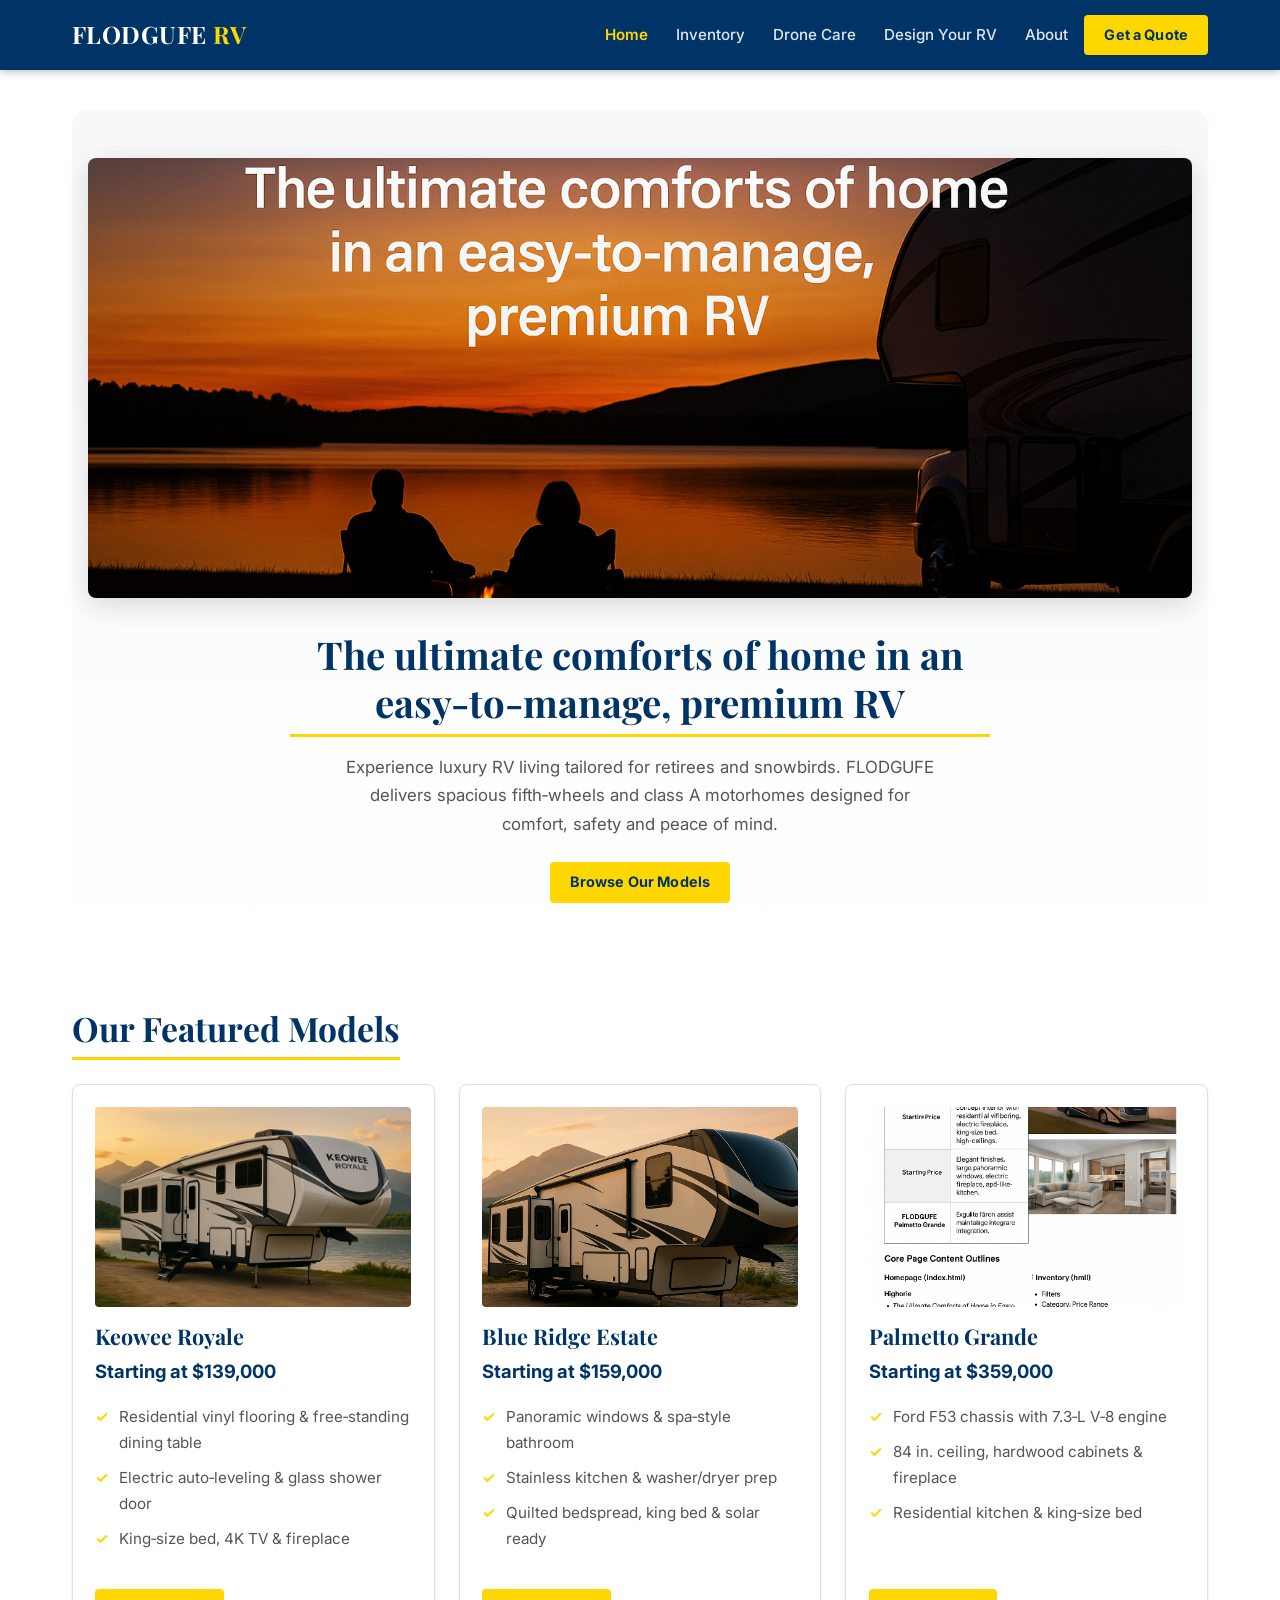
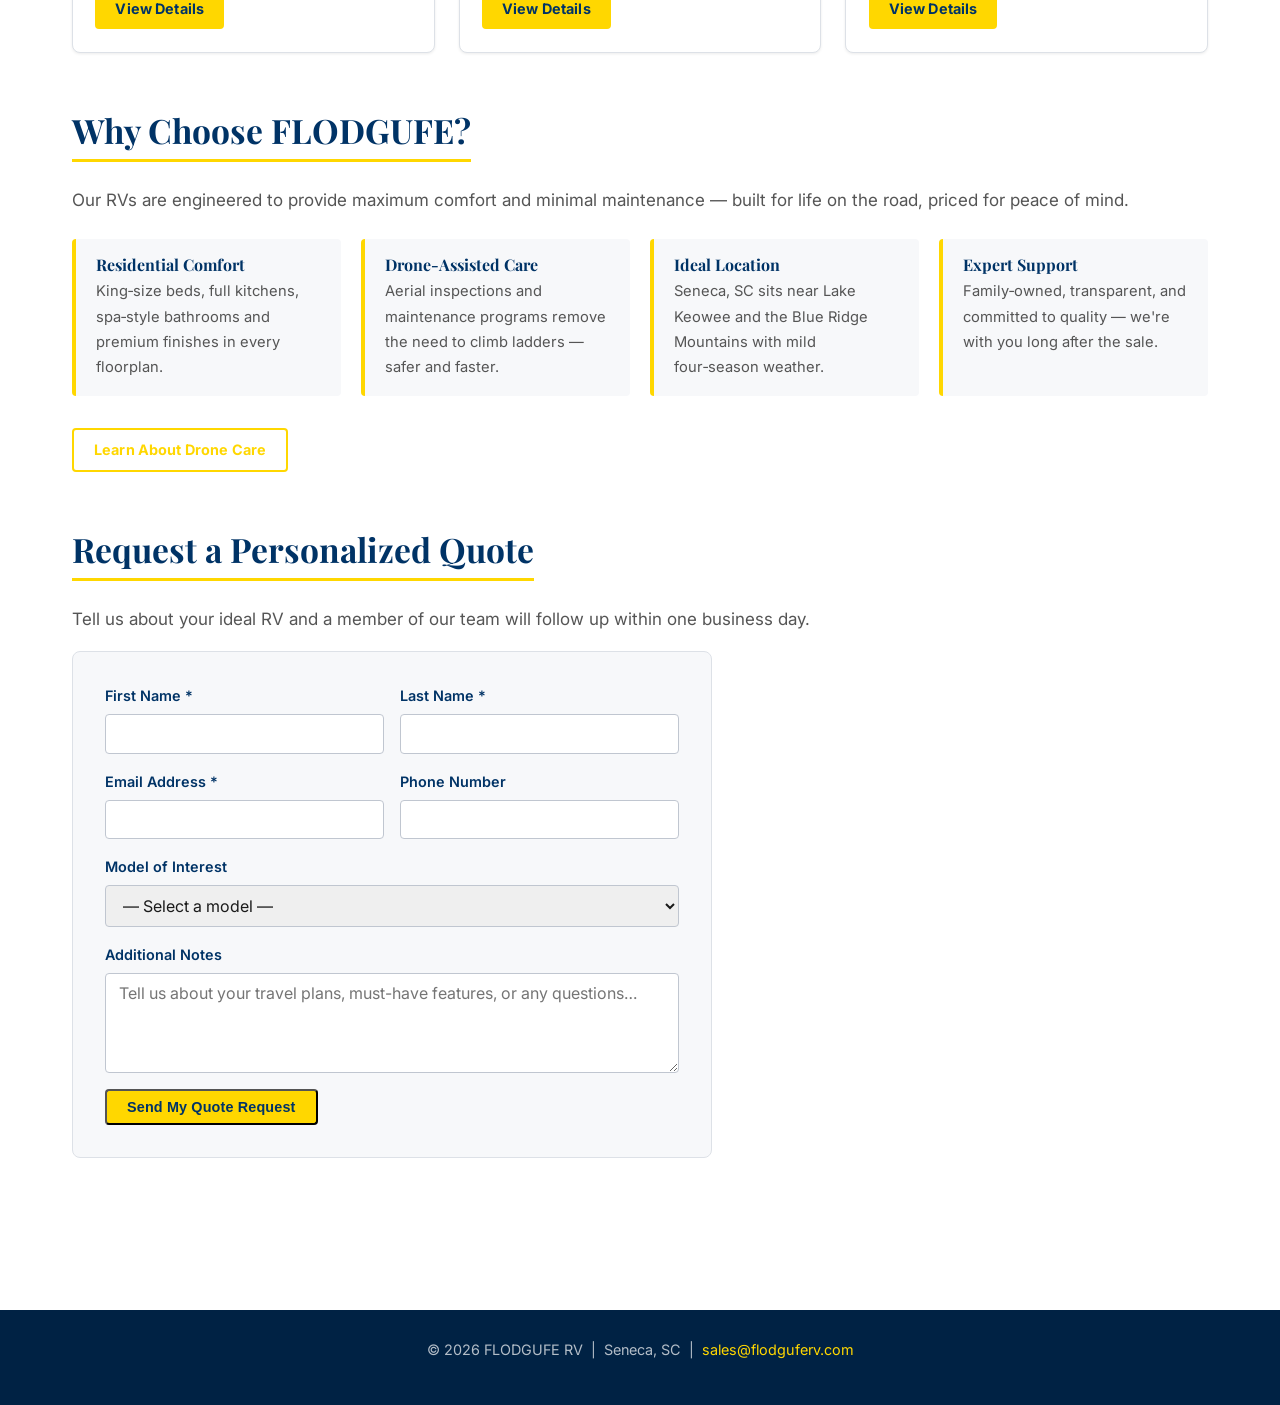
<file: index.html>
<!DOCTYPE html>
<html lang="en">
<head>
    <meta charset="UTF-8">
    <meta name="viewport" content="width=device-width, initial-scale=1.0">
    <title>FLODGUFE RV – Luxury RV Dealer in Seneca, SC</title>
    <link rel="stylesheet" href="styles.css">
</head>
<body>
    <header>
        <div class="header-inner">
            <a href="index.html" class="site-logo">FLODGUFE <span>RV</span></a>
            <nav>
                <a href="index.html" class="active">Home</a>
                <a href="inventory.html">Inventory</a>
                <a href="drone-care.html">Drone Care</a>
                <a href="design.html">Design Your RV</a>
                <a href="about.html">About</a>
                <a href="#quote" class="cta-button">Get a Quote</a>
            </nav>
        </div>
    </header>

    <main>
        <section class="hero">
            <img src="images/hero.png" alt="Sunset over Lake Keowee with an RV silhouette">
            <h2>The ultimate comforts of home in an easy‑to‑manage, premium RV</h2>
            <p>Experience luxury RV living tailored for retirees and snowbirds. FLODGUFE delivers spacious fifth‑wheels and class A motorhomes designed for comfort, safety and peace of mind.</p>
            <a href="inventory.html" class="cta-button">Browse Our Models</a>
        </section>

        <section>
            <h2>Our Featured Models</h2>
            <div class="models">
                <div class="card">
                    <img src="images/keowee_exterior.png" alt="FLODGUFE Keowee Royale exterior">
                    <h3>Keowee Royale</h3>
                    <p class="card-price">Starting at $139,000</p>
                    <ul class="features-list">
                        <li>Residential vinyl flooring &amp; free‑standing dining table</li>
                        <li>Electric auto‑leveling &amp; glass shower door</li>
                        <li>King‑size bed, 4K TV &amp; fireplace</li>
                    </ul>
                    <div class="card-footer">
                        <a href="inventory.html#keowee" class="cta-button">View Details</a>
                    </div>
                </div>
                <div class="card">
                    <img src="images/blueridge_exterior.png" alt="FLODGUFE Blue Ridge Estate exterior">
                    <h3>Blue Ridge Estate</h3>
                    <p class="card-price">Starting at $159,000</p>
                    <ul class="features-list">
                        <li>Panoramic windows &amp; spa‑style bathroom</li>
                        <li>Stainless kitchen &amp; washer/dryer prep</li>
                        <li>Quilted bedspread, king bed &amp; solar ready</li>
                    </ul>
                    <div class="card-footer">
                        <a href="inventory.html#blueridge" class="cta-button">View Details</a>
                    </div>
                </div>
                <div class="card">
                    <img src="images/palmetto_exterior.png" alt="FLODGUFE Palmetto Grande exterior">
                    <h3>Palmetto Grande</h3>
                    <p class="card-price">Starting at $359,000</p>
                    <ul class="features-list">
                        <li>Ford F53 chassis with 7.3‑L V‑8 engine</li>
                        <li>84 in. ceiling, hardwood cabinets &amp; fireplace</li>
                        <li>Residential kitchen &amp; king‑size bed</li>
                    </ul>
                    <div class="card-footer">
                        <a href="inventory.html#palmetto" class="cta-button">View Details</a>
                    </div>
                </div>
            </div>
        </section>

        <section>
            <h2>Why Choose FLODGUFE?</h2>
            <p class="text-muted">Our RVs are engineered to provide maximum comfort and minimal maintenance — built for life on the road, priced for peace of mind.</p>
            <div class="why-grid">
                <div class="why-item">
                    <h3>Residential Comfort</h3>
                    <p>King‑size beds, full kitchens, spa‑style bathrooms and premium finishes in every floorplan.</p>
                </div>
                <div class="why-item">
                    <h3>Drone‑Assisted Care</h3>
                    <p>Aerial inspections and maintenance programs remove the need to climb ladders — safer and faster.</p>
                </div>
                <div class="why-item">
                    <h3>Ideal Location</h3>
                    <p>Seneca, SC sits near Lake Keowee and the Blue Ridge Mountains with mild four‑season weather.</p>
                </div>
                <div class="why-item">
                    <h3>Expert Support</h3>
                    <p>Family‑owned, transparent, and committed to quality — we're with you long after the sale.</p>
                </div>
            </div>
            <p class="mt-2">
                <a href="drone-care.html" class="cta-button cta-outline">Learn About Drone Care</a>
            </p>
        </section>

        <section id="quote">
            <h2>Request a Personalized Quote</h2>
            <p class="text-muted">Tell us about your ideal RV and a member of our team will follow up within one business day.</p>
            <form class="quote-form" action="mailto:sales@flodguferv.com" method="post" enctype="text/plain">
                <div class="form-row">
                    <div class="form-group">
                        <label for="first-name">First Name <span aria-hidden="true">*</span></label>
                        <input type="text" id="first-name" name="first-name" required autocomplete="given-name">
                    </div>
                    <div class="form-group">
                        <label for="last-name">Last Name <span aria-hidden="true">*</span></label>
                        <input type="text" id="last-name" name="last-name" required autocomplete="family-name">
                    </div>
                </div>
                <div class="form-row">
                    <div class="form-group">
                        <label for="email">Email Address <span aria-hidden="true">*</span></label>
                        <input type="email" id="email" name="email" required autocomplete="email">
                    </div>
                    <div class="form-group">
                        <label for="phone">Phone Number</label>
                        <input type="tel" id="phone" name="phone" autocomplete="tel">
                    </div>
                </div>
                <div class="form-group">
                    <label for="model-interest">Model of Interest</label>
                    <select id="model-interest" name="model-interest">
                        <option value="">— Select a model —</option>
                        <option value="keowee">Keowee Royale (Fifth Wheel, from $139,000)</option>
                        <option value="blueridge">Blue Ridge Estate (Fifth Wheel, from $159,000)</option>
                        <option value="palmetto">Palmetto Grande (Class A, from $359,000)</option>
                        <option value="unsure">Not sure yet</option>
                    </select>
                </div>
                <div class="form-group">
                    <label for="notes">Additional Notes</label>
                    <textarea id="notes" name="notes" placeholder="Tell us about your travel plans, must-have features, or any questions…"></textarea>
                </div>
                <button type="submit" class="cta-button">Send My Quote Request</button>
            </form>
        </section>
    </main>

    <footer>
        <p>&copy; 2026 FLODGUFE RV &nbsp;|&nbsp; Seneca, SC &nbsp;|&nbsp; <a href="mailto:sales@flodguferv.com">sales@flodguferv.com</a></p>
    </footer>
</body>
</html>
</file>
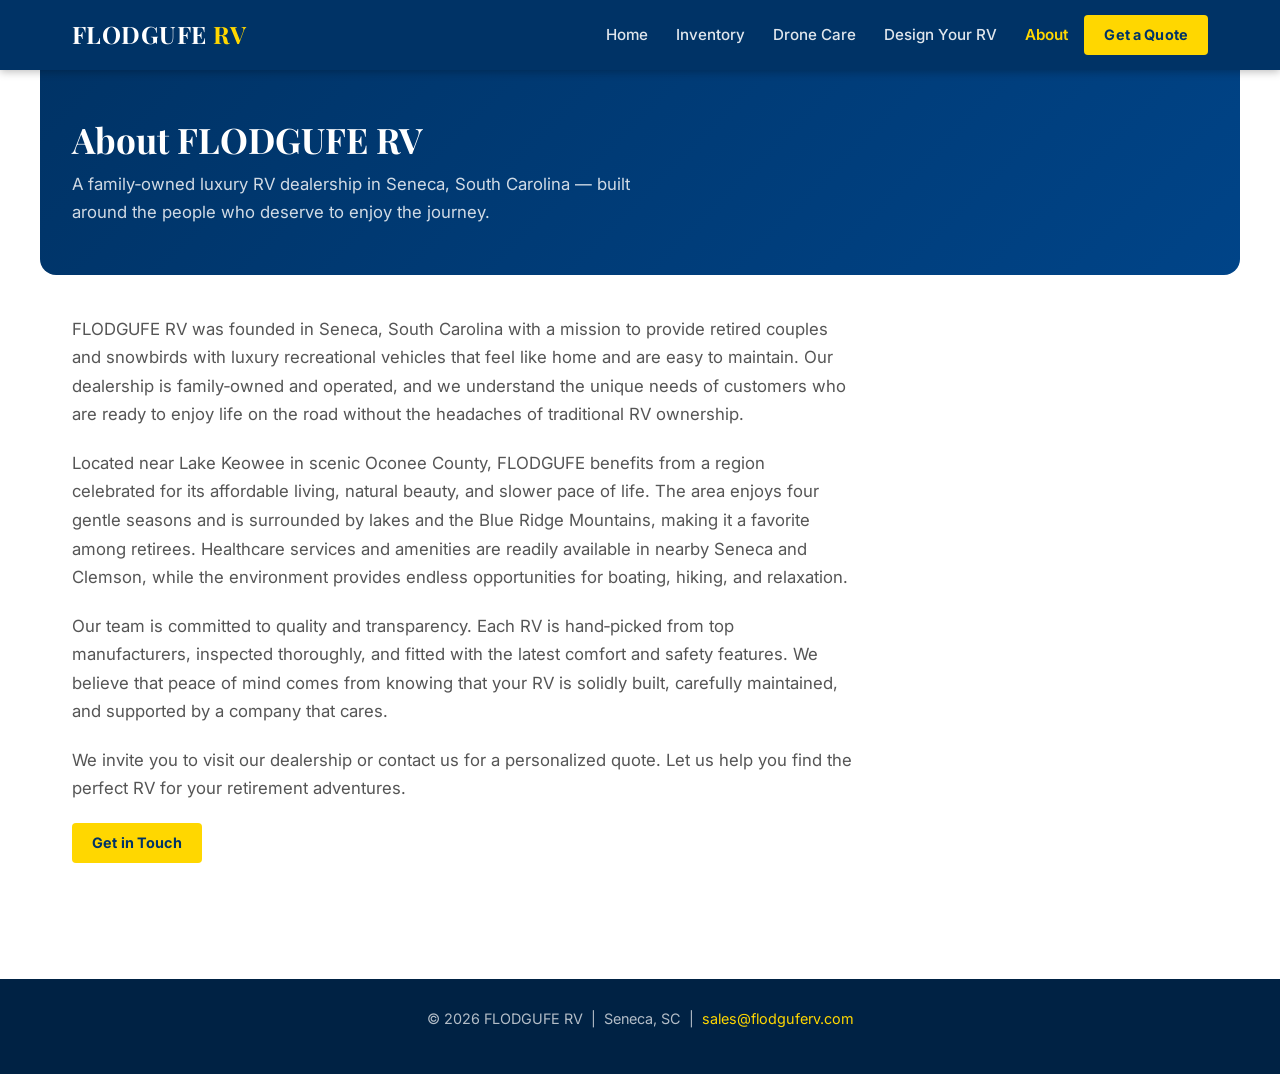
<file: about.html>
<!DOCTYPE html>
<html lang="en">
<head>
    <meta charset="UTF-8">
    <meta name="viewport" content="width=device-width, initial-scale=1.0">
    <title>About Us – FLODGUFE RV</title>
    <link rel="stylesheet" href="styles.css">
</head>
<body>
    <header>
        <div class="header-inner">
            <a href="index.html" class="site-logo">FLODGUFE <span>RV</span></a>
            <nav>
                <a href="index.html">Home</a>
                <a href="inventory.html">Inventory</a>
                <a href="drone-care.html">Drone Care</a>
                <a href="design.html">Design Your RV</a>
                <a href="about.html" class="active">About</a>
                <a href="index.html#quote" class="cta-button">Get a Quote</a>
            </nav>
        </div>
    </header>

    <main>
        <div class="page-hero">
            <h2>About FLODGUFE RV</h2>
            <p>A family‑owned luxury RV dealership in Seneca, South Carolina — built around the people who deserve to enjoy the journey.</p>
        </div>

        <div class="about-content">
            <p>FLODGUFE RV was founded in Seneca, South Carolina with a mission to provide retired couples and snowbirds with luxury recreational vehicles that feel like home and are easy to maintain. Our dealership is family‑owned and operated, and we understand the unique needs of customers who are ready to enjoy life on the road without the headaches of traditional RV ownership.</p>

            <p>Located near Lake Keowee in scenic Oconee County, FLODGUFE benefits from a region celebrated for its affordable living, natural beauty, and slower pace of life. The area enjoys four gentle seasons and is surrounded by lakes and the Blue Ridge Mountains, making it a favorite among retirees. Healthcare services and amenities are readily available in nearby Seneca and Clemson, while the environment provides endless opportunities for boating, hiking, and relaxation.</p>

            <p>Our team is committed to quality and transparency. Each RV is hand‑picked from top manufacturers, inspected thoroughly, and fitted with the latest comfort and safety features. We believe that peace of mind comes from knowing that your RV is solidly built, carefully maintained, and supported by a company that cares.</p>

            <p>We invite you to visit our dealership or contact us for a personalized quote. Let us help you find the perfect RV for your retirement adventures.</p>

            <p>
                <a href="index.html#quote" class="cta-button">Get in Touch</a>
            </p>
        </div>
    </main>

    <footer>
        <p>&copy; 2026 FLODGUFE RV &nbsp;|&nbsp; Seneca, SC &nbsp;|&nbsp; <a href="mailto:sales@flodguferv.com">sales@flodguferv.com</a></p>
    </footer>
</body>
</html>
</file>
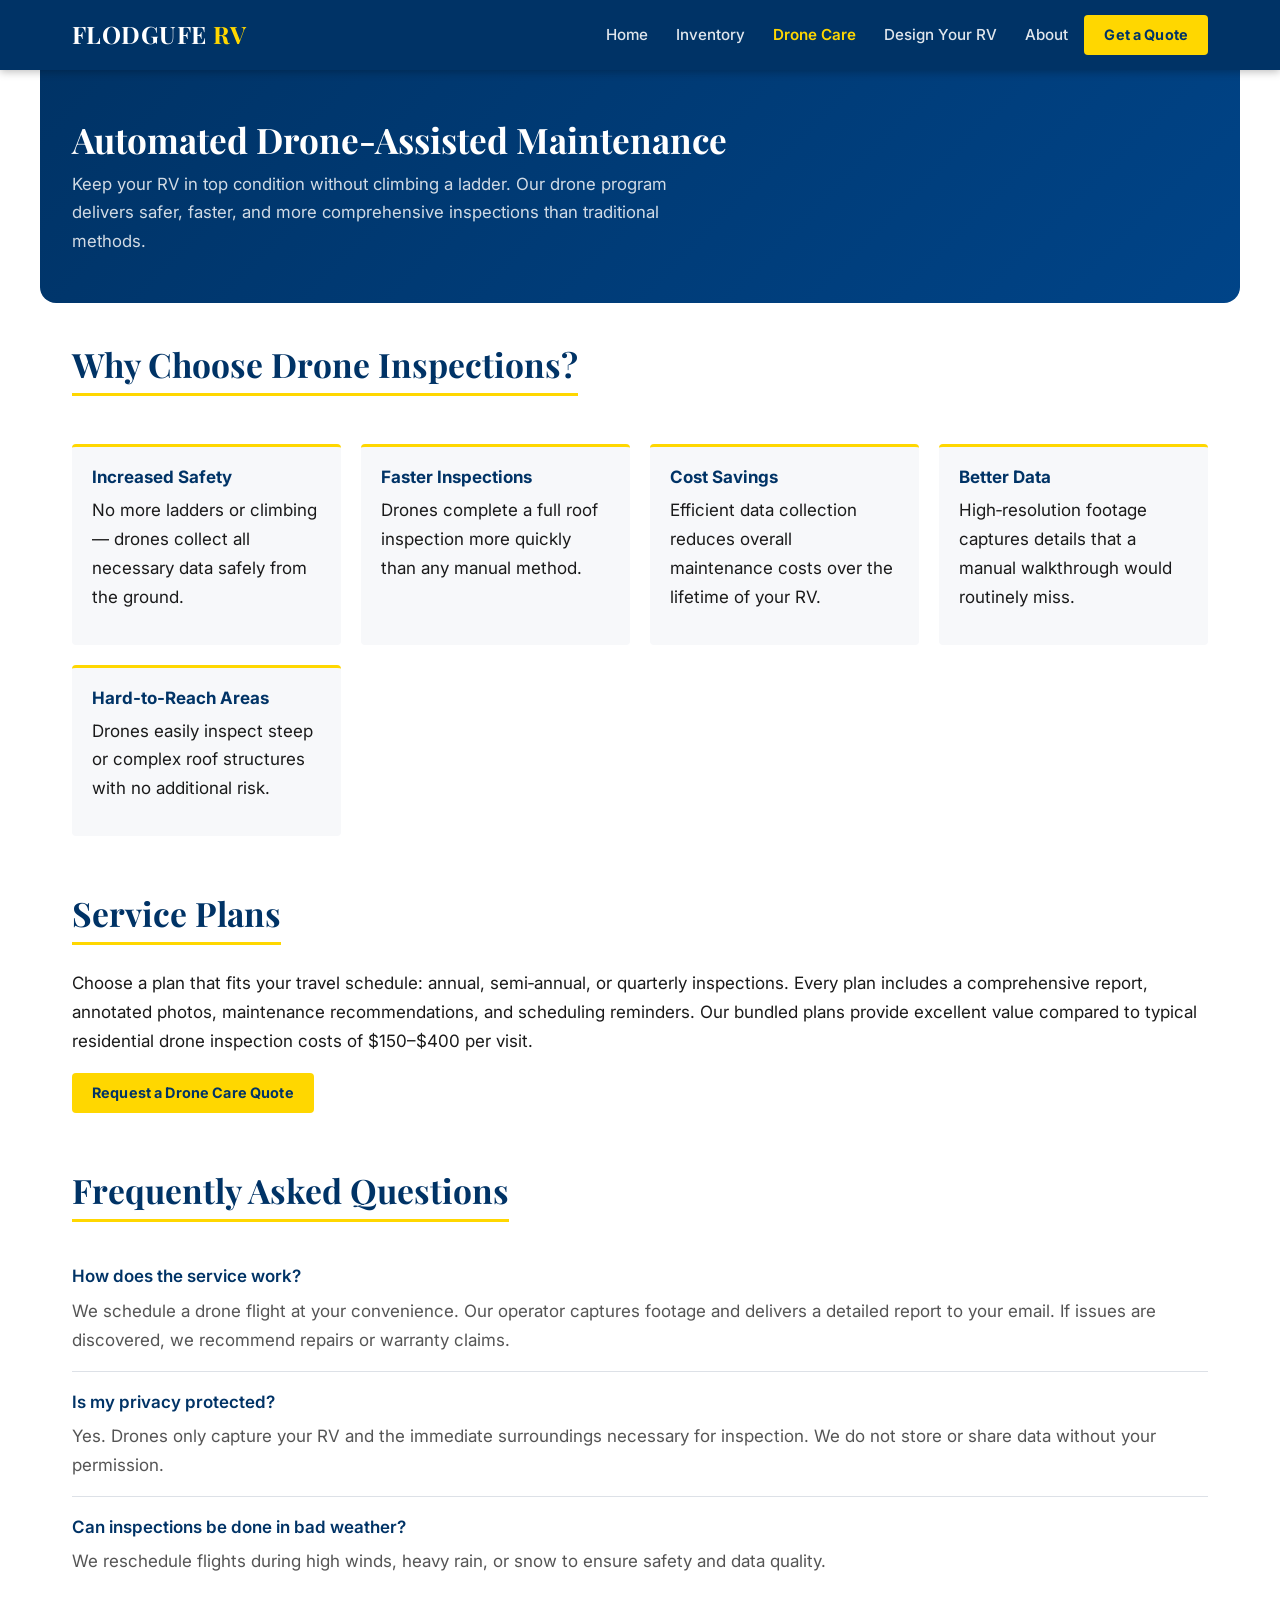
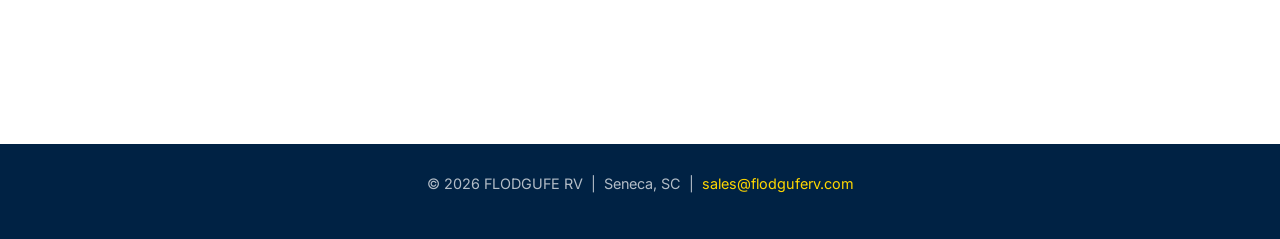
<file: drone-care.html>
<!DOCTYPE html>
<html lang="en">
<head>
    <meta charset="UTF-8">
    <meta name="viewport" content="width=device-width, initial-scale=1.0">
    <title>Drone‑Assisted Maintenance – FLODGUFE RV</title>
    <link rel="stylesheet" href="styles.css">
</head>
<body>
    <header>
        <div class="header-inner">
            <a href="index.html" class="site-logo">FLODGUFE <span>RV</span></a>
            <nav>
                <a href="index.html">Home</a>
                <a href="inventory.html">Inventory</a>
                <a href="drone-care.html" class="active">Drone Care</a>
                <a href="design.html">Design Your RV</a>
                <a href="about.html">About</a>
                <a href="index.html#quote" class="cta-button">Get a Quote</a>
            </nav>
        </div>
    </header>

    <main>
        <div class="page-hero">
            <h2>Automated Drone‑Assisted Maintenance</h2>
            <p>Keep your RV in top condition without climbing a ladder. Our drone program delivers safer, faster, and more comprehensive inspections than traditional methods.</p>
        </div>

        <section>
            <h2>Why Choose Drone Inspections?</h2>
            <div class="drone-benefits">
                <div class="drone-benefit-item">
                    <strong>Increased Safety</strong>
                    <p>No more ladders or climbing — drones collect all necessary data safely from the ground.</p>
                </div>
                <div class="drone-benefit-item">
                    <strong>Faster Inspections</strong>
                    <p>Drones complete a full roof inspection more quickly than any manual method.</p>
                </div>
                <div class="drone-benefit-item">
                    <strong>Cost Savings</strong>
                    <p>Efficient data collection reduces overall maintenance costs over the lifetime of your RV.</p>
                </div>
                <div class="drone-benefit-item">
                    <strong>Better Data</strong>
                    <p>High‑resolution footage captures details that a manual walkthrough would routinely miss.</p>
                </div>
                <div class="drone-benefit-item">
                    <strong>Hard‑to‑Reach Areas</strong>
                    <p>Drones easily inspect steep or complex roof structures with no additional risk.</p>
                </div>
            </div>
        </section>

        <section>
            <h2>Service Plans</h2>
            <p>Choose a plan that fits your travel schedule: annual, semi‑annual, or quarterly inspections. Every plan includes a comprehensive report, annotated photos, maintenance recommendations, and scheduling reminders. Our bundled plans provide excellent value compared to typical residential drone inspection costs of $150–$400 per visit.</p>
            <p class="mt-1">
                <a href="index.html#quote" class="cta-button">Request a Drone Care Quote</a>
            </p>
        </section>

        <section>
            <h2>Frequently Asked Questions</h2>
            <div class="faq-item">
                <p>How does the service work?</p>
                <p>We schedule a drone flight at your convenience. Our operator captures footage and delivers a detailed report to your email. If issues are discovered, we recommend repairs or warranty claims.</p>
            </div>
            <div class="faq-item">
                <p>Is my privacy protected?</p>
                <p>Yes. Drones only capture your RV and the immediate surroundings necessary for inspection. We do not store or share data without your permission.</p>
            </div>
            <div class="faq-item">
                <p>Can inspections be done in bad weather?</p>
                <p>We reschedule flights during high winds, heavy rain, or snow to ensure safety and data quality.</p>
            </div>
        </section>
    </main>

    <footer>
        <p>&copy; 2026 FLODGUFE RV &nbsp;|&nbsp; Seneca, SC &nbsp;|&nbsp; <a href="mailto:sales@flodguferv.com">sales@flodguferv.com</a></p>
    </footer>
</body>
</html>
</file>
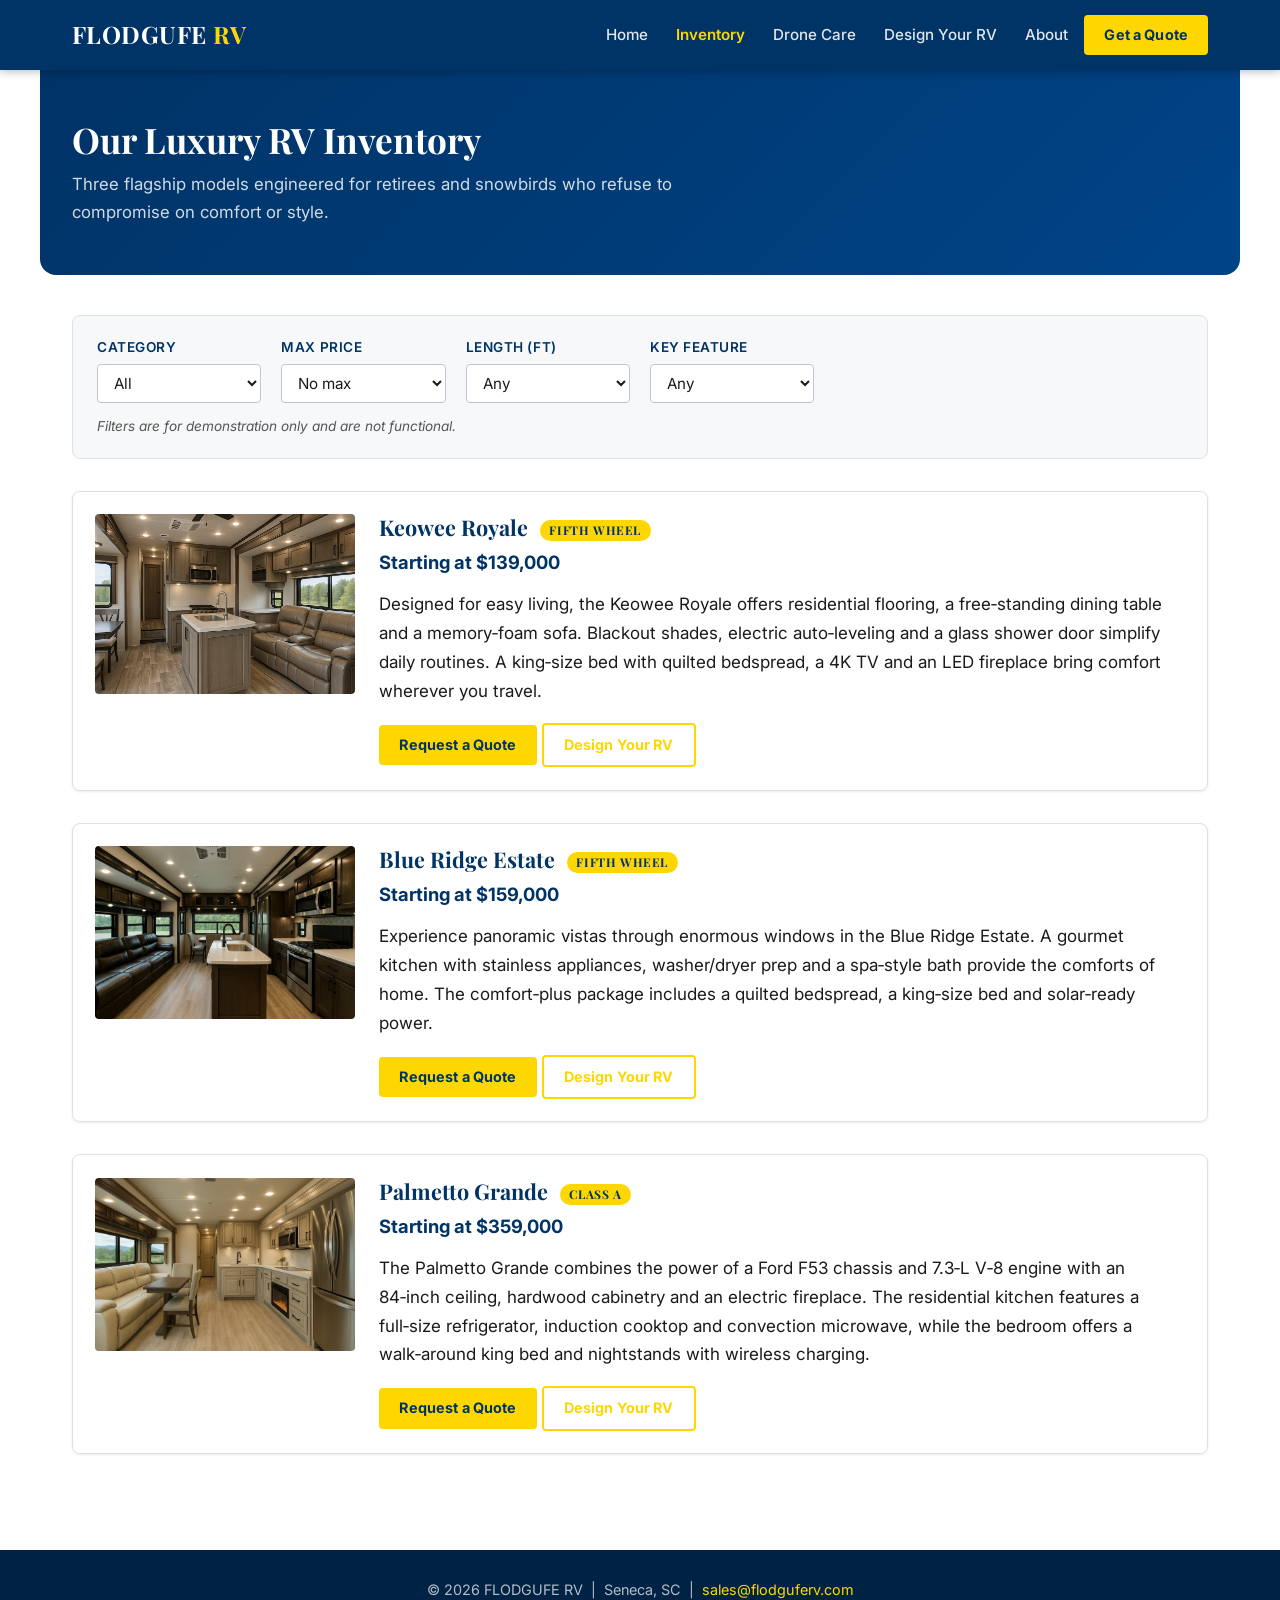
<file: inventory.html>
<!DOCTYPE html>
<html lang="en">
<head>
    <meta charset="UTF-8">
    <meta name="viewport" content="width=device-width, initial-scale=1.0">
    <title>Inventory – FLODGUFE RV</title>
    <link rel="stylesheet" href="styles.css">
</head>
<body>
    <header>
        <div class="header-inner">
            <a href="index.html" class="site-logo">FLODGUFE <span>RV</span></a>
            <nav>
                <a href="index.html">Home</a>
                <a href="inventory.html" class="active">Inventory</a>
                <a href="drone-care.html">Drone Care</a>
                <a href="design.html">Design Your RV</a>
                <a href="about.html">About</a>
                <a href="index.html#quote" class="cta-button">Get a Quote</a>
            </nav>
        </div>
    </header>

    <main>
        <div class="page-hero">
            <h2>Our Luxury RV Inventory</h2>
            <p>Three flagship models engineered for retirees and snowbirds who refuse to compromise on comfort or style.</p>
        </div>

        <div class="filters" role="search" aria-label="Filter inventory">
            <div class="filter-group">
                <label for="category">Category</label>
                <select id="category">
                    <option value="all">All</option>
                    <option value="fifth-wheel">Fifth Wheel</option>
                    <option value="class-a">Class A</option>
                </select>
            </div>
            <div class="filter-group">
                <label for="price">Max Price</label>
                <select id="price">
                    <option value="none">No max</option>
                    <option value="150000">$150,000</option>
                    <option value="200000">$200,000</option>
                    <option value="300000">$300,000</option>
                    <option value="400000">$400,000</option>
                </select>
            </div>
            <div class="filter-group">
                <label for="length">Length (ft)</label>
                <select id="length">
                    <option value="none">Any</option>
                    <option value="35">35'</option>
                    <option value="38">38'</option>
                    <option value="40">40' or more</option>
                </select>
            </div>
            <div class="filter-group">
                <label for="features">Key Feature</label>
                <select id="features">
                    <option value="any">Any</option>
                    <option value="king">King Bed</option>
                    <option value="fireplace">Fireplace</option>
                    <option value="solar">Solar Ready</option>
                </select>
            </div>
            <p class="filters-note">Filters are for demonstration only and are not functional.</p>
        </div>

        <div class="inventory-list">
            <div class="card" id="keowee">
                <img src="images/keowee_interior.png" alt="Keowee Royale interior">
                <div class="card-body">
                    <h3>Keowee Royale <span class="badge">Fifth Wheel</span></h3>
                    <p class="card-price">Starting at $139,000</p>
                    <p>Designed for easy living, the Keowee Royale offers residential flooring, a free‑standing dining table and a memory‑foam sofa. Blackout shades, electric auto‑leveling and a glass shower door simplify daily routines. A king‑size bed with quilted bedspread, a 4K TV and an LED fireplace bring comfort wherever you travel.</p>
                    <a href="index.html#quote" class="cta-button">Request a Quote</a>
                    <a href="design.html?model=keowee" class="cta-button cta-outline">Design Your RV</a>
                </div>
            </div>

            <div class="card" id="blueridge">
                <img src="images/blueridge_interior.png" alt="Blue Ridge Estate interior">
                <div class="card-body">
                    <h3>Blue Ridge Estate <span class="badge">Fifth Wheel</span></h3>
                    <p class="card-price">Starting at $159,000</p>
                    <p>Experience panoramic vistas through enormous windows in the Blue Ridge Estate. A gourmet kitchen with stainless appliances, washer/dryer prep and a spa‑style bath provide the comforts of home. The comfort‑plus package includes a quilted bedspread, a king‑size bed and solar‑ready power.</p>
                    <a href="index.html#quote" class="cta-button">Request a Quote</a>
                    <a href="design.html?model=blueridge" class="cta-button cta-outline">Design Your RV</a>
                </div>
            </div>

            <div class="card" id="palmetto">
                <img src="images/palmetto_interior.png" alt="Palmetto Grande interior">
                <div class="card-body">
                    <h3>Palmetto Grande <span class="badge">Class A</span></h3>
                    <p class="card-price">Starting at $359,000</p>
                    <p>The Palmetto Grande combines the power of a Ford F53 chassis and 7.3‑L V‑8 engine with an 84‑inch ceiling, hardwood cabinetry and an electric fireplace. The residential kitchen features a full‑size refrigerator, induction cooktop and convection microwave, while the bedroom offers a walk‑around king bed and nightstands with wireless charging.</p>
                    <a href="index.html#quote" class="cta-button">Request a Quote</a>
                    <a href="design.html?model=palmetto" class="cta-button cta-outline">Design Your RV</a>
                </div>
            </div>
        </div>
    </main>

    <footer>
        <p>&copy; 2026 FLODGUFE RV &nbsp;|&nbsp; Seneca, SC &nbsp;|&nbsp; <a href="mailto:sales@flodguferv.com">sales@flodguferv.com</a></p>
    </footer>
</body>
</html>
</file>
<file: styles.css>
/* ============================================================
   FLODGUFE RV — Main Stylesheet
   Modern refresh: CSS custom properties, Google Fonts,
   smooth transitions, responsive layout, accessible focus styles
   ============================================================ */

@import url('https://fonts.googleapis.com/css2?family=Playfair+Display:wght@600;700&family=Inter:wght@400;500;600&display=swap');

/* ── Custom Properties ── */
:root {
  --color-navy:        #003366;
  --color-navy-dark:   #002244;
  --color-navy-light:  #004488;
  --color-gold:        #FFD700;
  --color-gold-hover:  #e6c200;
  --color-text:        #1a1a1a;
  --color-text-muted:  #555;
  --color-bg:          #ffffff;
  --color-bg-light:    #f7f8fa;
  --color-bg-card:     #ffffff;
  --color-border:      #dde1e7;
  --color-border-dark: #c0c6d0;

  --font-heading: 'Playfair Display', Georgia, serif;
  --font-body:    'Inter', Arial, Helvetica, sans-serif;

  --radius-sm:  4px;
  --radius-md:  8px;
  --radius-lg:  16px;

  --shadow-sm:  0 1px 3px rgba(0,0,0,0.08);
  --shadow-md:  0 4px 12px rgba(0,0,0,0.10);
  --shadow-lg:  0 8px 28px rgba(0,0,0,0.14);

  --transition: 0.2s ease;

  --max-width: 1200px;
}

/* ── Reset & Base ── */
*, *::before, *::after {
  box-sizing: border-box;
}

html {
  scroll-behavior: smooth;
}

body {
  font-family: var(--font-body);
  font-size: 17px;
  line-height: 1.7;
  color: var(--color-text);
  background-color: var(--color-bg);
  margin: 0;
  padding: 0;
}

img {
  display: block;
  max-width: 100%;
  height: auto;
}

a {
  color: var(--color-navy);
  transition: color var(--transition);
}

a:focus-visible {
  outline: 3px solid var(--color-gold);
  outline-offset: 3px;
  border-radius: var(--radius-sm);
}

/* ── Typography ── */
h1, h2, h3, h4 {
  font-family: var(--font-heading);
  color: var(--color-navy);
  line-height: 1.25;
  margin-top: 0;
}

h1 { font-size: clamp(1.4rem, 3vw, 1.75rem); }
h2 { font-size: clamp(1.5rem, 3.5vw, 2.1rem); margin-bottom: 1rem; }
h3 { font-size: clamp(1.1rem, 2.5vw, 1.35rem); margin-bottom: 0.5rem; }

p { margin-top: 0; }

/* ── Header & Navigation ── */
header {
  background-color: var(--color-navy);
  color: #fff;
  position: sticky;
  top: 0;
  z-index: 100;
  box-shadow: 0 2px 8px rgba(0,0,0,0.25);
}

.header-inner {
  max-width: var(--max-width);
  margin: 0 auto;
  padding: 0.9rem 2rem;
  display: flex;
  align-items: center;
  justify-content: space-between;
  gap: 1rem;
}

.site-logo {
  font-family: var(--font-heading);
  font-size: 1.5rem;
  font-weight: 700;
  color: #fff;
  text-decoration: none;
  letter-spacing: 0.02em;
  white-space: nowrap;
}

.site-logo span {
  color: var(--color-gold);
}

nav {
  display: flex;
  align-items: center;
  gap: 0.25rem;
  flex-wrap: wrap;
}

nav a {
  color: rgba(255,255,255,0.88);
  text-decoration: none;
  font-weight: 500;
  font-size: 0.95rem;
  padding: 0.4rem 0.75rem;
  border-radius: var(--radius-sm);
  transition: color var(--transition), background-color var(--transition);
}

nav a:hover {
  color: #fff;
  background-color: rgba(255,255,255,0.12);
}

nav a.active {
  color: var(--color-gold);
  font-weight: 600;
}

/* ── CTA Button ── */
.cta-button {
  display: inline-block;
  background-color: var(--color-gold);
  color: var(--color-navy) !important;
  padding: 0.5rem 1.25rem;
  border-radius: var(--radius-sm);
  font-weight: 700;
  font-size: 0.9rem;
  text-decoration: none;
  letter-spacing: 0.01em;
  transition: background-color var(--transition), box-shadow var(--transition), transform var(--transition);
  white-space: nowrap;
}

.cta-button:hover {
  background-color: var(--color-gold-hover);
  box-shadow: var(--shadow-md);
  transform: translateY(-1px);
}

.cta-button:active {
  transform: translateY(0);
}

.cta-button.cta-outline {
  background-color: transparent;
  border: 2px solid var(--color-gold);
  color: var(--color-gold) !important;
}

.cta-button.cta-outline:hover {
  background-color: var(--color-gold);
  color: var(--color-navy) !important;
}

/* ── Page Wrapper ── */
main {
  max-width: var(--max-width);
  margin: 0 auto;
  padding: 2.5rem 2rem 4rem;
}

/* ── Hero Section ── */
.hero {
  text-align: center;
  padding: 3rem 1rem 3.5rem;
  background: linear-gradient(180deg, var(--color-bg-light) 0%, #fff 100%);
  border-radius: var(--radius-lg);
  margin-bottom: 3rem;
}

.hero img {
  margin: 0 auto 2rem;
  border-radius: var(--radius-md);
  box-shadow: var(--shadow-lg);
  max-height: 440px;
  object-fit: cover;
  width: 100%;
}

.hero h2 {
  font-size: clamp(1.6rem, 4vw, 2.4rem);
  max-width: 700px;
  margin: 0 auto 1rem;
}

.hero p {
  max-width: 600px;
  margin: 0 auto 1.5rem;
  color: var(--color-text-muted);
  font-size: 1.05rem;
}

/* ── Section spacing ── */
section {
  margin-bottom: 3.5rem;
}

section > h2 {
  border-bottom: 3px solid var(--color-gold);
  padding-bottom: 0.5rem;
  display: inline-block;
  margin-bottom: 1.5rem;
}

/* ── Model Cards Grid ── */
.models {
  display: grid;
  grid-template-columns: repeat(auto-fit, minmax(280px, 1fr));
  gap: 1.5rem;
}

/* ── Cards ── */
.card {
  background-color: var(--color-bg-card);
  border: 1px solid var(--color-border);
  border-radius: var(--radius-md);
  padding: 1.4rem;
  box-shadow: var(--shadow-sm);
  transition: box-shadow var(--transition), transform var(--transition);
  display: flex;
  flex-direction: column;
}

.card:hover {
  box-shadow: var(--shadow-lg);
  transform: translateY(-3px);
}

.card img {
  border-radius: var(--radius-sm);
  margin-bottom: 1rem;
  width: 100%;
  object-fit: cover;
  max-height: 200px;
}

.card h3 {
  margin-bottom: 0.35rem;
}

.card .card-price {
  font-size: 1.15rem;
  font-weight: 700;
  color: var(--color-navy);
  margin-bottom: 0.75rem;
}

.card .card-footer {
  margin-top: auto;
  padding-top: 1rem;
}

/* ── Feature List ── */
.features-list {
  list-style: none;
  padding: 0;
  margin: 0 0 1rem;
}

.features-list li {
  padding: 0.3rem 0 0.3rem 1.5rem;
  position: relative;
  font-size: 0.95rem;
  color: var(--color-text-muted);
}

.features-list li::before {
  content: '✓';
  position: absolute;
  left: 0;
  color: var(--color-gold);
  font-weight: 700;
}

/* ── Why Choose section ── */
.why-grid {
  display: grid;
  grid-template-columns: repeat(auto-fit, minmax(220px, 1fr));
  gap: 1.25rem;
  margin-top: 1.5rem;
}

.why-item {
  background: var(--color-bg-light);
  border-left: 4px solid var(--color-gold);
  border-radius: var(--radius-sm);
  padding: 1rem 1.25rem;
}

.why-item h3 {
  font-size: 1rem;
  margin-bottom: 0.3rem;
}

.why-item p {
  font-size: 0.92rem;
  color: var(--color-text-muted);
  margin: 0;
}

/* ── Inventory Filters ── */
.filters {
  background: var(--color-bg-light);
  border: 1px solid var(--color-border);
  border-radius: var(--radius-md);
  padding: 1.25rem 1.5rem;
  margin-bottom: 2rem;
  display: grid;
  grid-template-columns: repeat(auto-fit, minmax(160px, 1fr));
  gap: 0.75rem 1.25rem;
  align-items: end;
}

.filters .filter-group {
  display: flex;
  flex-direction: column;
  gap: 0.3rem;
}

.filters label {
  font-size: 0.85rem;
  font-weight: 600;
  color: var(--color-navy);
  text-transform: uppercase;
  letter-spacing: 0.04em;
  margin: 0;
  display: block;
}

.filters select {
  width: 100%;
  padding: 0.5rem 0.75rem;
  border: 1px solid var(--color-border-dark);
  border-radius: var(--radius-sm);
  background: #fff;
  font-family: var(--font-body);
  font-size: 0.95rem;
  color: var(--color-text);
  cursor: pointer;
  transition: border-color var(--transition), box-shadow var(--transition);
  margin: 0;
}

.filters select:focus {
  outline: none;
  border-color: var(--color-navy);
  box-shadow: 0 0 0 3px rgba(0,51,102,0.15);
}

.filters-note {
  font-size: 0.85rem;
  color: var(--color-text-muted);
  font-style: italic;
  grid-column: 1 / -1;
  margin: 0;
}

/* ── Inventory cards layout ── */
.inventory-list {
  display: flex;
  flex-direction: column;
  gap: 2rem;
}

.inventory-list .card {
  flex-direction: row;
  gap: 1.5rem;
  align-items: flex-start;
}

.inventory-list .card img {
  width: 260px;
  min-width: 200px;
  max-height: 180px;
  flex-shrink: 0;
  margin-bottom: 0;
}

.inventory-list .card-body {
  flex: 1;
}

/* ── Quote Form Anchor ── */
#quote {
  scroll-margin-top: 80px;
}

/* ── Quote / Contact Form ── */
.quote-form {
  background: var(--color-bg-light);
  border: 1px solid var(--color-border);
  border-radius: var(--radius-md);
  padding: 2rem;
  max-width: 640px;
}

.quote-form h2 {
  margin-bottom: 1.25rem;
}

.form-row {
  display: grid;
  grid-template-columns: 1fr 1fr;
  gap: 1rem;
}

.form-group {
  display: flex;
  flex-direction: column;
  gap: 0.35rem;
  margin-bottom: 1rem;
}

.form-group label {
  font-weight: 600;
  font-size: 0.9rem;
  color: var(--color-navy);
}

.form-group input,
.form-group select,
.form-group textarea {
  padding: 0.55rem 0.8rem;
  border: 1px solid var(--color-border-dark);
  border-radius: var(--radius-sm);
  font-family: var(--font-body);
  font-size: 1rem;
  color: var(--color-text);
  transition: border-color var(--transition), box-shadow var(--transition);
  width: 100%;
}

.form-group input:focus,
.form-group select:focus,
.form-group textarea:focus {
  outline: none;
  border-color: var(--color-navy);
  box-shadow: 0 0 0 3px rgba(0,51,102,0.15);
}

.form-group textarea {
  resize: vertical;
  min-height: 100px;
}

/* ── Drone Care page ── */
.drone-benefits {
  display: grid;
  grid-template-columns: repeat(auto-fit, minmax(220px, 1fr));
  gap: 1.25rem;
  margin: 1.5rem 0;
}

.drone-benefit-item {
  background: var(--color-bg-light);
  border-top: 3px solid var(--color-gold);
  border-radius: var(--radius-sm);
  padding: 1rem 1.25rem;
}

.drone-benefit-item strong {
  display: block;
  color: var(--color-navy);
  margin-bottom: 0.25rem;
}

.faq-item {
  border-bottom: 1px solid var(--color-border);
  padding: 1rem 0;
}

.faq-item:last-of-type {
  border-bottom: none;
}

.faq-item p:first-child {
  font-weight: 600;
  color: var(--color-navy);
  margin-bottom: 0.35rem;
}

.faq-item p:last-child {
  color: var(--color-text-muted);
  margin: 0;
}

/* ── About page ── */
.about-content {
  max-width: 780px;
}

.about-content p {
  font-size: 1.05rem;
  color: var(--color-text-muted);
  margin-bottom: 1.25rem;
}

/* ── Page Hero (inner pages) ── */
.page-hero {
  background: linear-gradient(135deg, var(--color-navy) 0%, var(--color-navy-light) 100%);
  color: #fff;
  padding: 3rem 2rem;
  margin: -2.5rem -2rem 2.5rem;
  border-radius: 0 0 var(--radius-lg) var(--radius-lg);
}

.page-hero h2 {
  color: #fff;
  margin-bottom: 0.5rem;
  font-size: clamp(1.6rem, 4vw, 2.2rem);
}

.page-hero p {
  color: rgba(255,255,255,0.82);
  max-width: 600px;
  margin: 0;
  font-size: 1.05rem;
}

/* ── Badge ── */
.badge {
  display: inline-block;
  background: var(--color-gold);
  color: var(--color-navy);
  font-size: 0.75rem;
  font-weight: 700;
  padding: 0.2rem 0.6rem;
  border-radius: 99px;
  text-transform: uppercase;
  letter-spacing: 0.05em;
  vertical-align: middle;
  margin-left: 0.4rem;
}

/* ── Footer ── */
footer {
  background-color: var(--color-navy-dark);
  color: rgba(255,255,255,0.7);
  text-align: center;
  padding: 1.75rem 2rem;
  font-size: 0.9rem;
  margin-top: 2rem;
}

footer a {
  color: var(--color-gold);
  text-decoration: none;
}

footer a:hover {
  text-decoration: underline;
}

/* ── Utilities ── */
.text-center { text-align: center; }
.text-muted   { color: var(--color-text-muted); }
.mt-1 { margin-top: 1rem; }
.mt-2 { margin-top: 2rem; }
.mb-0 { margin-bottom: 0; }

/* ── Responsive ── */
@media (max-width: 900px) {
  .inventory-list .card {
    flex-direction: column;
  }
  .inventory-list .card img {
    width: 100%;
    min-width: unset;
    max-height: 220px;
  }
}

@media (max-width: 700px) {
  .header-inner {
    flex-direction: column;
    align-items: flex-start;
    padding: 0.75rem 1.25rem;
  }

  nav {
    gap: 0.1rem;
  }

  nav a {
    font-size: 0.88rem;
    padding: 0.35rem 0.5rem;
  }

  main {
    padding: 1.5rem 1.25rem 3rem;
  }

  .page-hero {
    margin: -1.5rem -1.25rem 2rem;
    padding: 2rem 1.25rem;
    border-radius: 0;
  }

  .form-row {
    grid-template-columns: 1fr;
  }

  .hero {
    padding: 2rem 0.75rem;
  }
}

@media (max-width: 480px) {
  .filters {
    grid-template-columns: 1fr 1fr;
  }
}
</file>
